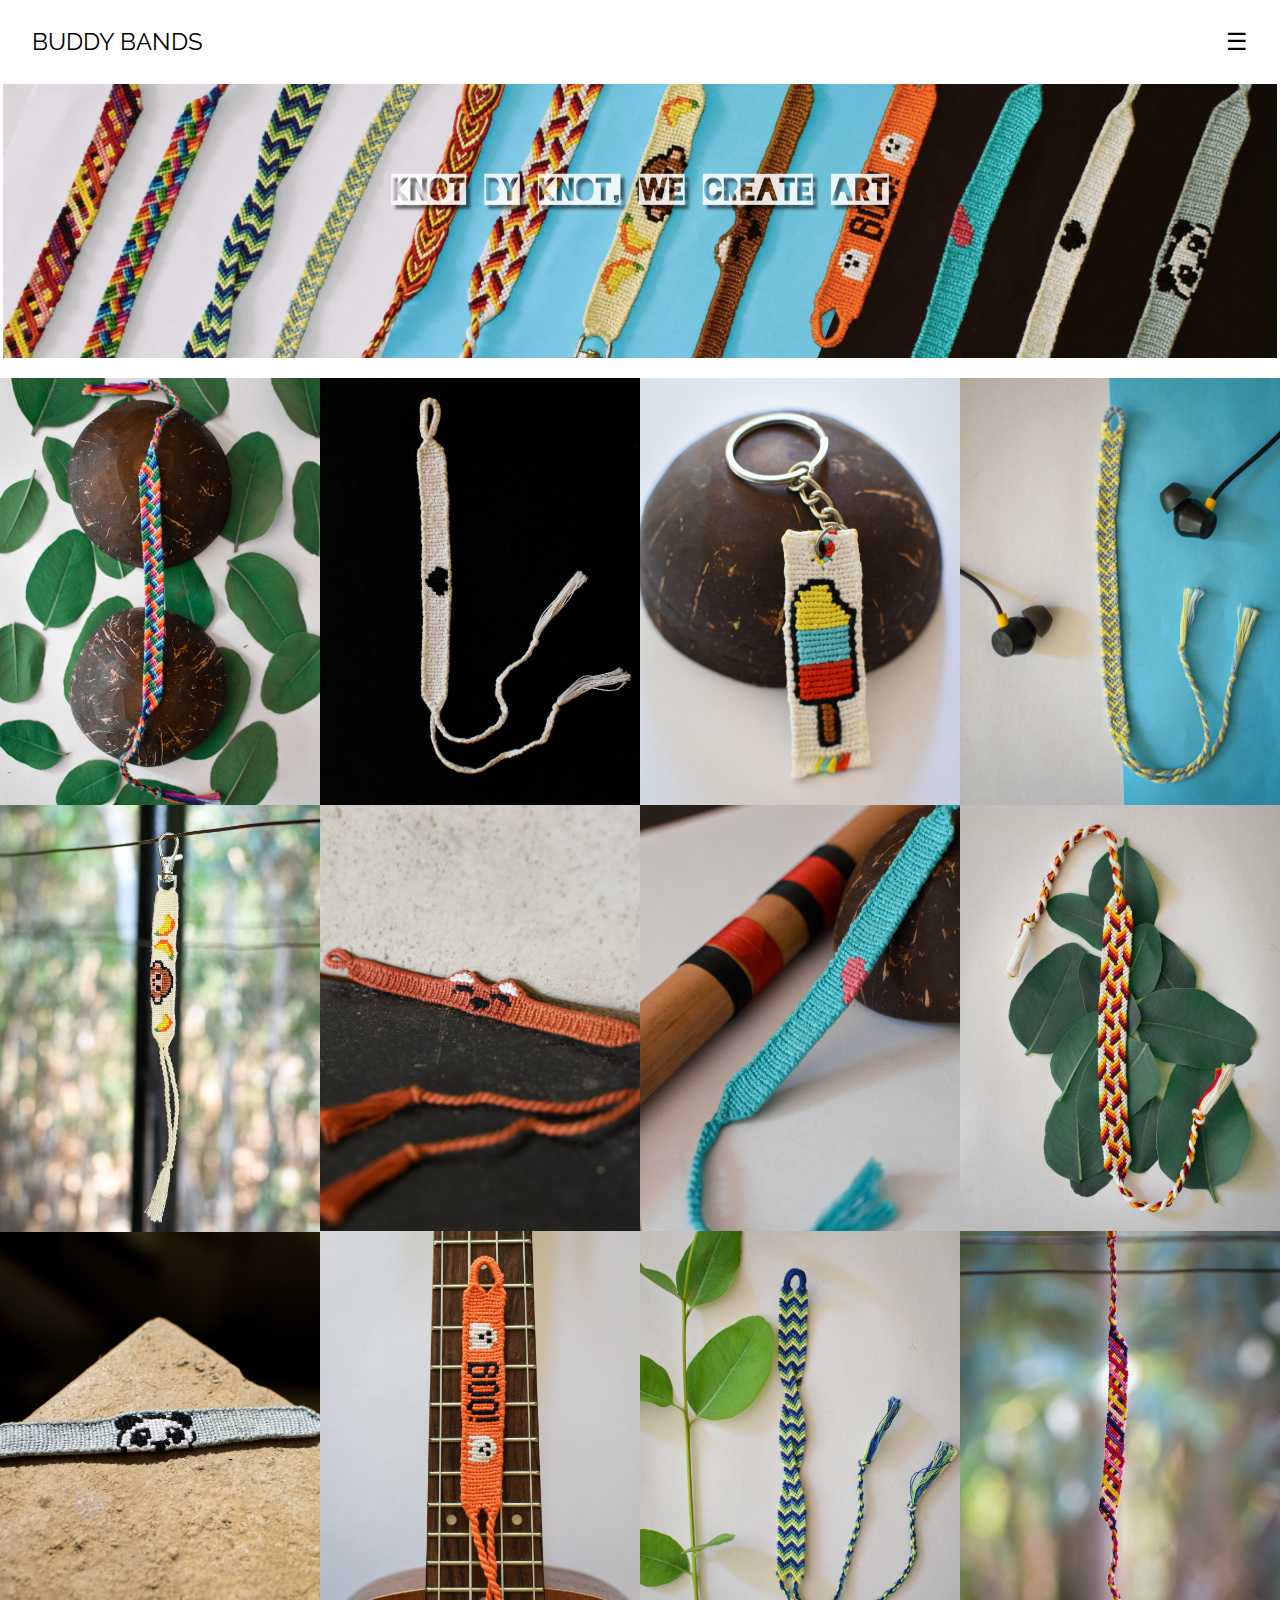
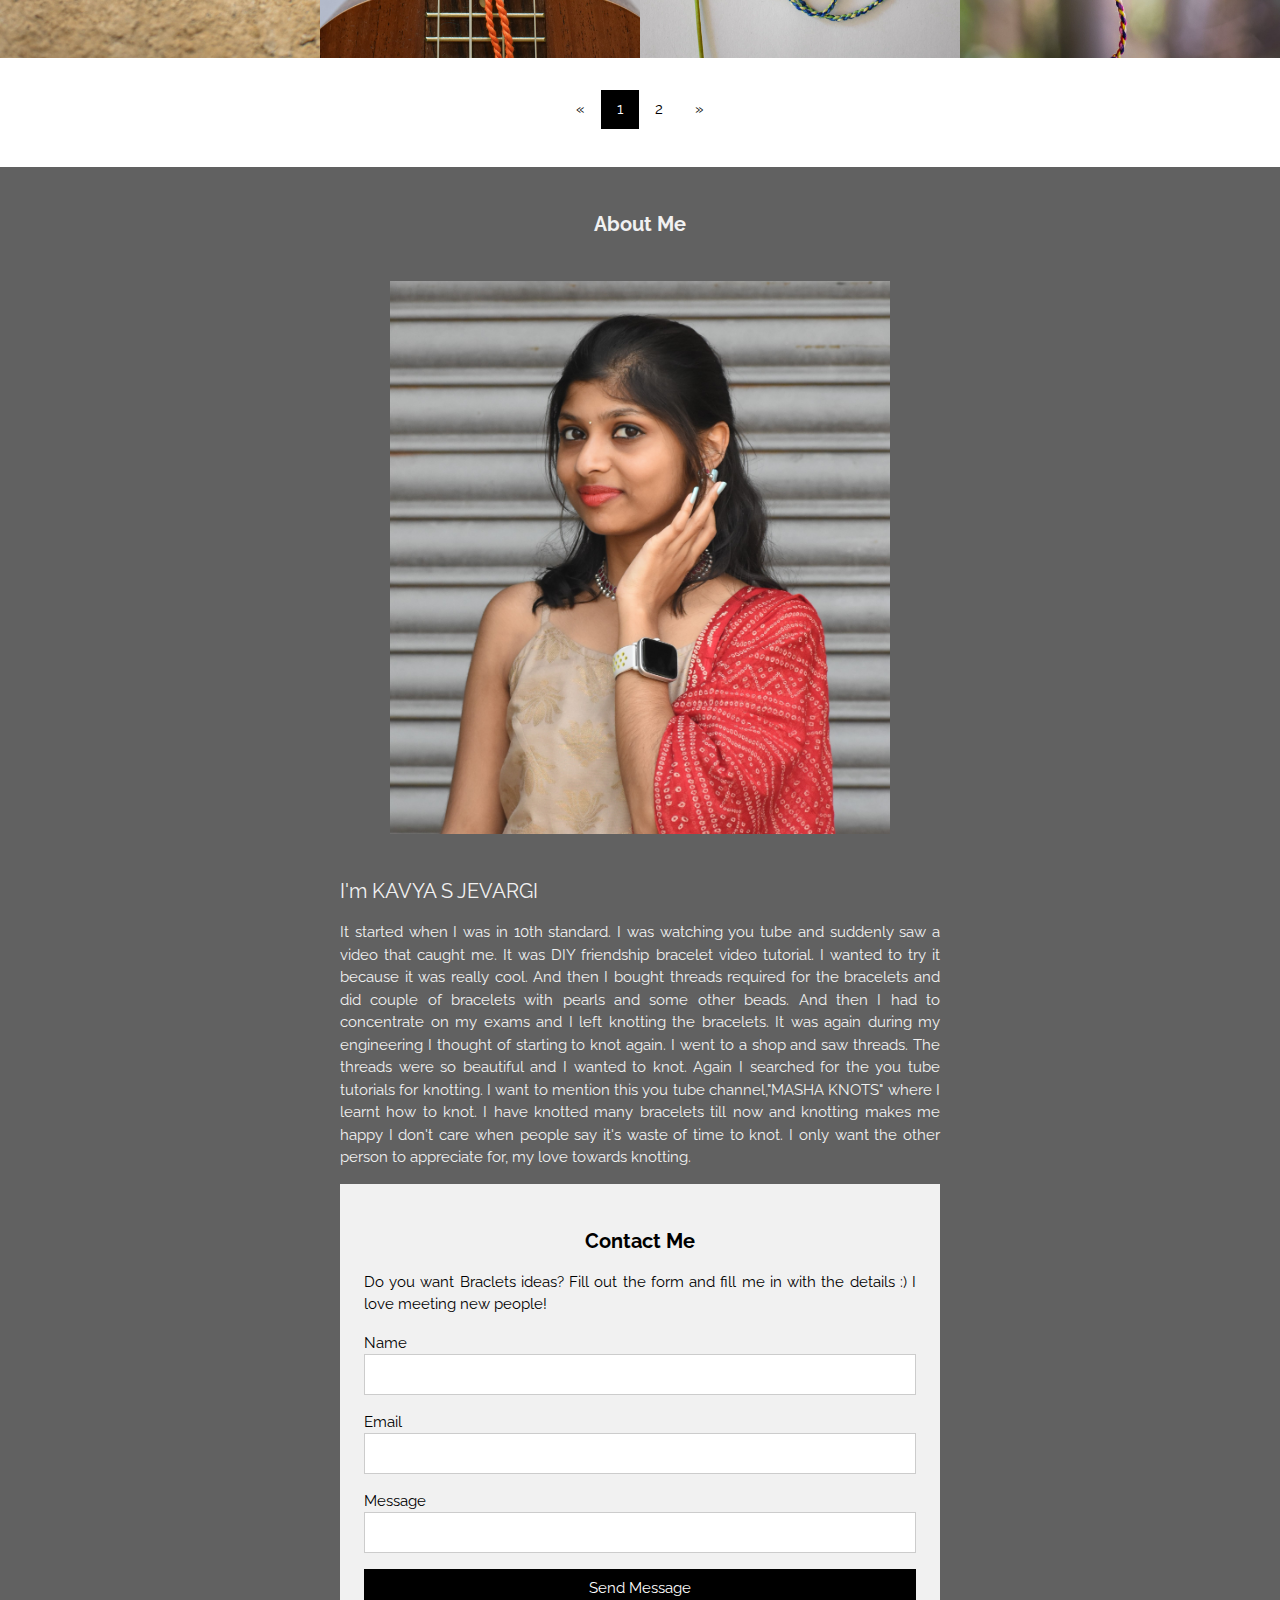
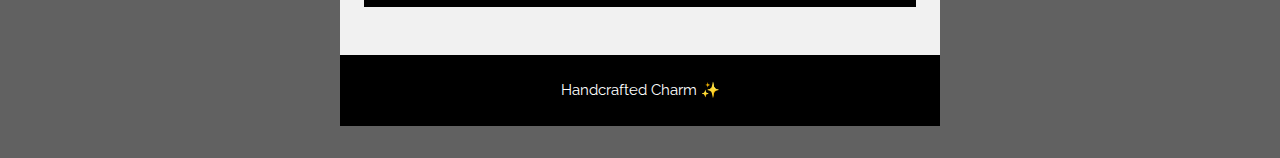
<file: index.html>
<!DOCTYPE html>
<html lang="en">
<head>
<title>Buddy Bands</title>
<meta charset="UTF-8">
<meta name="viewport" content="width=device-width, initial-scale=1">
<link rel="stylesheet" href="./index.css">
<link rel="stylesheet" href="https://fonts.googleapis.com/css?family=Raleway">
<style>
body,h1,h2,h3,h4,h5 {font-family: "Raleway", sans-serif}
.w3-quarter img{margin-bottom: 0px; cursor: pointer}
.w3-quarter img:hover{opacity: 0.6; transition: 0.3s}
.banner{
        height:275px;
        background-image:url("./Photos/bae.jpg");
        background-size: cover;
        background-repeat: no-repeat;
        margin: 0px 0px 20px 0px;
    }
</style>
</head>
<body>

<!-- Sidebar/menu -->
<nav class="w3-sidebar w3-bar-block w3-black w3-animate-right w3-top w3-text-light-grey w3-large" style="z-index:3;width:250px;font-weight:bold;display:none;right:0;" id="mySidebar">
  <a href="javascript:void()" onclick="w3_close()" class="w3-bar-item w3-button w3-center w3-padding-32">CLOSE</a> 
  <a href="#" onclick="w3_close()" class="w3-bar-item w3-button w3-center w3-padding-16">PORTFOLIO</a> 
  <a href="#about" onclick="w3_close()" class="w3-bar-item w3-button w3-center w3-padding-16">ABOUT ME</a> 
  <a href="#contact" onclick="w3_close()" class="w3-bar-item w3-button w3-center w3-padding-16">CONTACT</a>
</nav>

<!-- Top menu on small screens -->
<header class="w3-container w3-top w3-white w3-xlarge w3-padding-16">
  <span class="w3-left w3-padding">BUDDY BANDS</span>
  <a href="javascript:void(0)" class="w3-right w3-button w3-white" onclick="w3_open()">☰</a>
</header>

<!-- Overlay effect when opening sidebar on small screens -->
<div class="w3-overlay w3-animate-opacity" onclick="w3_close()" style="cursor:pointer" title="close side menu" id="myOverlay"></div>

<!-- !PAGE CONTENT! -->
<div class="w3-main w3-content" style="max-width:1600px;margin-top:83px">
  <div class="banner">
  </div>
  
  <!-- Photo grid -->
  <div class="w3-row w3-grayscale-min">
    <div class="w3-quarter">
      <img src="./Photos/1.jpg" style="width:100%" onclick="onClick(this)" alt="Diamond Candy Stripe">
      <img src="./Photos/3.jpg" style="width:100%" onclick="onClick(this)" alt="Magic Monkey">
      <img src="./Photos/7.jpg" style="width:100%" onclick="onClick(this)" alt="Panda Bracelet">
   </div>
    
   <div class="w3-quarter">
      <img src="./Photos/4.jpg" style="width:100%" onclick="onClick(this)" alt="Heart Braclet">
      <img src="./Photos/12.jpg" style="width:100%" onclick="onClick(this)" alt="The Happy Fox">
      <img src="./Photos/11.jpg" style="width:100%" onclick="onClick(this)" alt="The Haloween Theme">
    </div>
    
    <div class="w3-quarter">
      <img src="./Photos/9.jpg" style="width:100%" onclick="onClick(this)" alt="Popsicle Keychain">
      <img src="./Photos/8.jpg" style="width:100%" onclick="onClick(this)" alt="The Half Heart Bracelet">
      <img src="./Photos/5.jpg" style="width:100%" onclick="onClick(this)" alt="Twisted Chevron">
    </div>

    <div class="w3-quarter">
      <img src="./Photos/10.jpg" style="width:100%" onclick="onClick(this)" alt="The Infinite Hearts">
      <img src="./Photos/2.jpg" style="width:100%" onclick="onClick(this)" alt="Herring Bone">
      <img src="./Photos/6.jpg" style="width:100%" onclick="onClick(this)" alt="Braided Twist">
    </div>
  </div>

  <!-- Pagination -->
  <div class="w3-center w3-padding-32">
    <div class="w3-bar">
      <a href="./index.html" class="w3-bar-item w3-button w3-hover-black">«</a>
      <a href="./index.html" class="w3-bar-item w3-black w3-button">1</a>
      <a href="./page2.html" class="w3-bar-item w3-button w3-hover-black">2</a>
      <a href="./page2.html" class="w3-bar-item w3-button w3-hover-black">»</a>
    </div>
  </div>
  
  <!-- Modal for full size images on click-->
  <div id="modal01" class="w3-modal w3-black" style="padding-top:0" onclick="this.style.display='none'">
    <span class="w3-button w3-black w3-xlarge w3-display-topright">×</span>
    <div class="w3-modal-content w3-animate-zoom w3-center w3-transparent w3-padding-64">
      <img id="img01" class="w3-image">
      <p id="caption"></p>
    </div>
  </div>

  <!-- About section -->
  <div class="w3-container w3-dark-grey w3-center w3-text-light-grey w3-padding-32" id="about">
    <h4><b>About Me</b></h4>
    <img src="./Photos/DSC_0658.JPG" alt="Me" class="w3-image w3-padding-32" width="600" height="650">
    <div class="w3-content w3-justify" style="max-width:600px">
      <h4>I'm KAVYA S JEVARGI</h4>
      <p>It started when I was in 10th standard. I was watching you tube and suddenly saw a video that caught me. It was DIY friendship bracelet video tutorial. I wanted to try it because it was really cool. And then I bought threads required for the bracelets and did couple of bracelets with pearls and some other beads. And then I had to concentrate on my exams and I left knotting the bracelets. It was again during my engineering I thought of starting to knot again. I went to a shop and saw threads. The threads were so beautiful and I wanted to knot. Again I searched for the you tube tutorials for knotting. I want to mention this you tube channel,"MASHA KNOTS" where I learnt how to knot. I have knotted many bracelets till now and knotting makes me happy I don't care when people say it's waste of time to knot. I only want the other person to appreciate for, my love towards knotting.
      </p>
  <div class="w3-container w3-light-grey w3-padding-32 w3-padding-large" id="contact">
    <div class="w3-content" style="max-width:600px">
      <h4 class="w3-center"><b>Contact Me</b></h4>
      <p>Do you want Braclets ideas? Fill out the form and fill me in with the details :) I love meeting new people!</p>
      <form action="https://formsubmit.co/jevargikavya@gmail.com" method="POST" target="_blank">
        <div class="w3-section">
          <label>Name</label>
          <input class="w3-input w3-border" type="text" name="Name" required>
        </div>
        <div class="w3-section">
          <label>Email</label>
          <input class="w3-input w3-border" type="text" name="Email" required>
        </div>
        <div class="w3-section">
          <label>Message</label>
          <input class="w3-input w3-border" type="text" name="Message" required>
        </div>
        <button type="submit" class="w3-button w3-block w3-black w3-margin-bottom">Send Message</button>
      </form>
    </div>
  </div>


  
  <div class="w3-black w3-center w3-padding-24">Handcrafted Charm ✨</div>


</div>

<script>
// Script to open and close sidebar
function w3_open() {
  document.getElementById("mySidebar").style.display = "block";
  document.getElementById("myOverlay").style.display = "block";
}

function w3_close() {
  document.getElementById("mySidebar").style.display = "none";
  document.getElementById("myOverlay").style.display = "none";
}

// Modal Image Gallery
function onClick(element) {
  document.getElementById("img01").src = element.src;
  document.getElementById("modal01").style.display = "block";
  var captionText = document.getElementById("caption");
  captionText.innerHTML = element.alt;
}

</script>


</body>
</html>
</file>
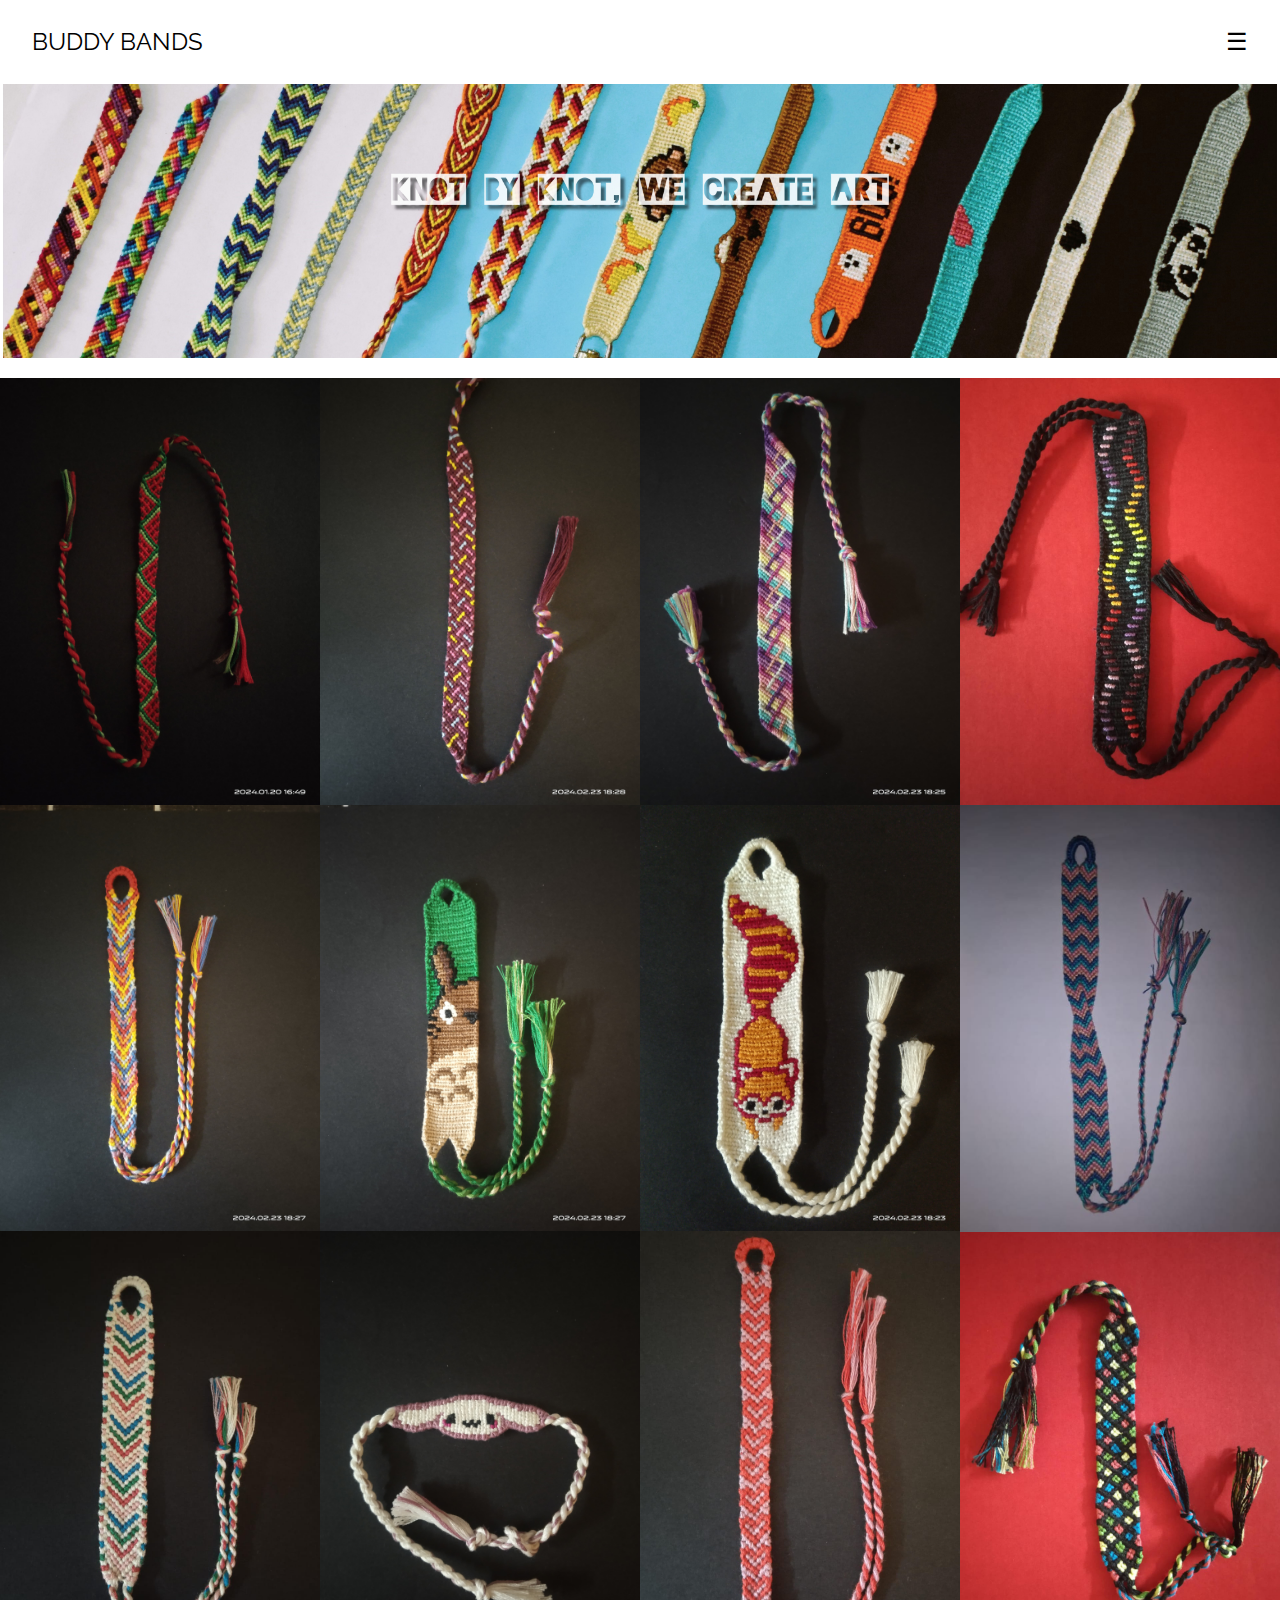
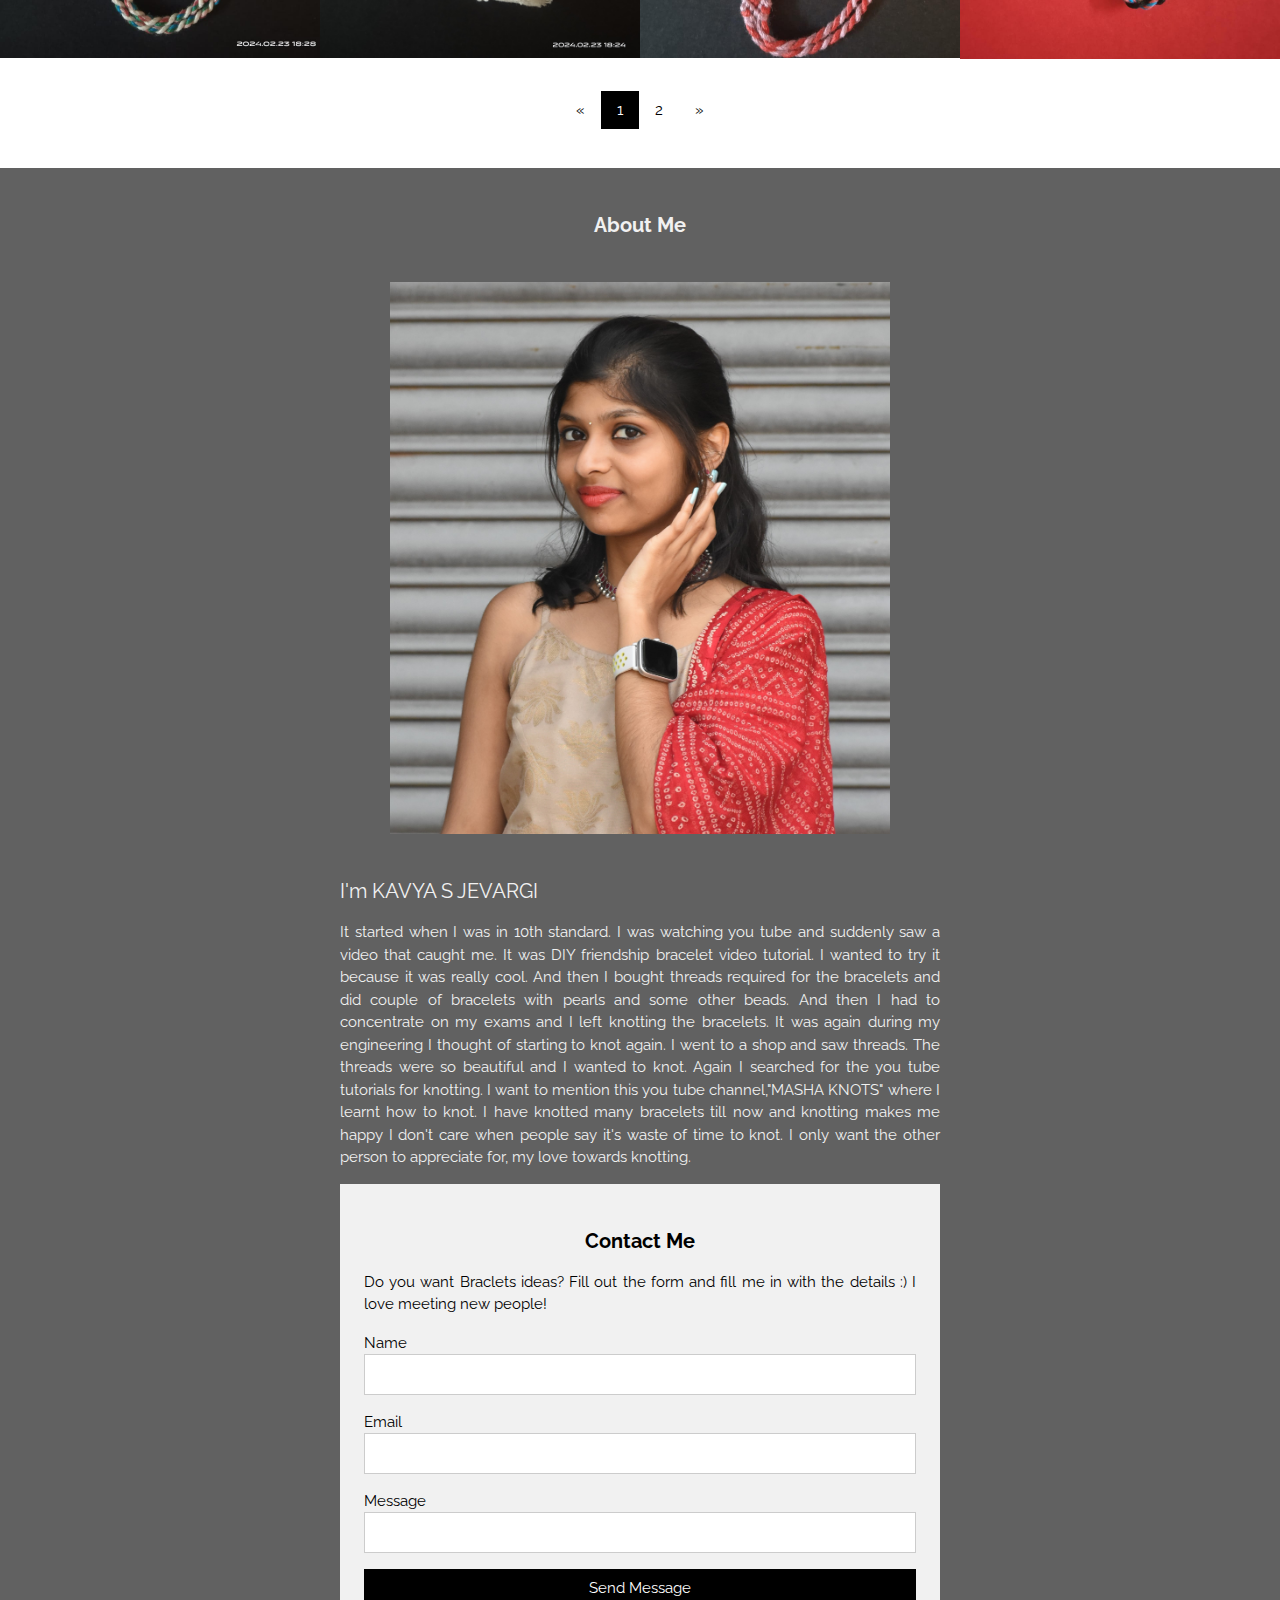
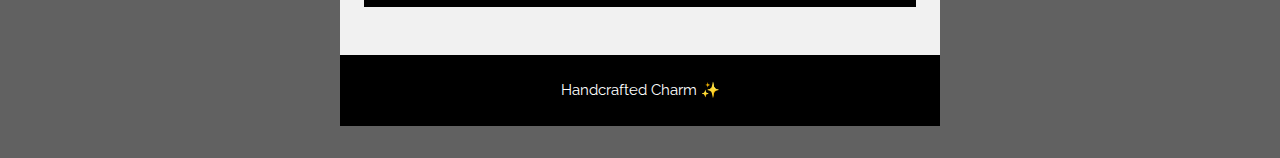
<file: page2.html>
<!DOCTYPE html>
<html lang="en">
<head>
<title>Buddy Bands</title>
<meta charset="UTF-8">
<meta name="viewport" content="width=device-width, initial-scale=1">
<link rel="stylesheet" href="./index.css">
<link rel="stylesheet" href="https://fonts.googleapis.com/css?family=Raleway">
<style>
body,h1,h2,h3,h4,h5 {font-family: "Raleway", sans-serif}
.w3-quarter img{margin-bottom: 0px; cursor: pointer}
.w3-quarter img:hover{opacity: 0.6; transition: 0.3s}
.banner{
        height:275px;
        background-image:url("./Photos/bae.jpg" );
        background-size: cover;
        background-repeat: no-repeat;
        margin: 0px 0px 20px 0px;
    }
</style>
</head>
<body>

<!-- Sidebar/menu -->
<nav class="w3-sidebar w3-bar-block w3-black w3-animate-right w3-top w3-text-light-grey w3-large" style="z-index:3;width:250px;font-weight:bold;display:none;right:0;" id="mySidebar">
  <a href="javascript:void()" onclick="w3_close()" class="w3-bar-item w3-button w3-center w3-padding-32">CLOSE</a> 
  <a href="#" onclick="w3_close()" class="w3-bar-item w3-button w3-center w3-padding-16">PORTFOLIO</a> 
  <a href="#about" onclick="w3_close()" class="w3-bar-item w3-button w3-center w3-padding-16">ABOUT ME</a> 
  <a href="#contact" onclick="w3_close()" class="w3-bar-item w3-button w3-center w3-padding-16">CONTACT</a>
</nav>

<!-- Top menu on small screens -->
<header class="w3-container w3-top w3-white w3-xlarge w3-padding-16">
  <span class="w3-left w3-padding">BUDDY BANDS</span>
  <a href="javascript:void(0)" class="w3-right w3-button w3-white" onclick="w3_open()">☰</a>
</header>

<!-- Overlay effect when opening sidebar on small screens -->
<div class="w3-overlay w3-animate-opacity" onclick="w3_close()" style="cursor:pointer" title="close side menu" id="myOverlay"></div>

<!-- !PAGE CONTENT! -->
<div class="w3-main w3-content" style="max-width:1600px;margin-top:83px">
  <div class="banner">
  </div>
  
  <!-- Photo grid -->
  <div class="w3-row w3-grayscale-min">
    <div class="w3-quarter">
      <img src="./Photos/13.jpg" style="width:100%" onclick="onClick(this)" alt="Watermelon Pattern">
      <img src="./Photos/23.jpg" style="width:100%" onclick="onClick(this)" alt="Fishbone Chevron">
      <img src="./Photos/16.jpg" style="width:100%" onclick="onClick(this)" alt="Border Polka Dot Chevron">
   </div>
    
   <div class="w3-quarter">
      <img src="./Photos/17.jpg" style="width:100%" onclick="onClick(this)" alt="Confetti Braclet">
      <img src="./Photos/18.jpg" style="width:100%" onclick="onClick(this)" alt="Totoro Braclet">
      <img src="./Photos/19.jpg" style="width:100%" onclick="onClick(this)" alt="The Cute Bunny">
    </div>
    
    <div class="w3-quarter">
      <img src="./Photos/20.jpg" style="width:100%" onclick="onClick(this)" alt="Reverse Diamond">
      <img src="./Photos/21.jpg" style="width:100%" onclick="onClick(this)" alt="Red Panda Braclet">
      <img src="./Photos/27.jpg" style="width:100%" onclick="onClick(this)" alt="Heart Braclet">
    </div>
    <div class="w3-quarter">
        <img src="./Photos/25.jpg" style="width:100%" onclick="onClick(this)" alt="Rainbow Wave Braclet">
        <img src="./Photos/28.jpg" style="width:100%" onclick="onClick(this)" alt="Twisted Chevron">
        <img src="./Photos/26.jpg" style="width:100%" onclick="onClick(this)" alt="Checkers Braclet">
      </div>
  </div>


  <!-- Pagination -->
  <div class="w3-center w3-padding-32">
    <div class="w3-bar">
      <a href="./index.html" class="w3-bar-item w3-button w3-hover-black">«</a>
      <a href="./index.html" class="w3-bar-item w3-black w3-button">1</a>
      <a href="#" class="w3-bar-item w3-button w3-hover-black">2</a>
      <a href="#" class="w3-bar-item w3-button w3-hover-black">»</a>
    </div>
  </div>
  
  <!-- Modal for full size images on click-->
  <div id="modal01" class="w3-modal w3-black" style="padding-top:0" onclick="this.style.display='none'">
    <span class="w3-button w3-black w3-xlarge w3-display-topright">×</span>
    <div class="w3-modal-content w3-animate-zoom w3-center w3-transparent w3-padding-64">
      <img id="img01" class="w3-image">
      <p id="caption"></p>
    </div>
  </div>

  <!-- About section -->
  <div class="w3-container w3-dark-grey w3-center w3-text-light-grey w3-padding-32" id="about">
    <h4><b>About Me</b></h4>
    <img src="./Photos/DSC_0658.JPG" alt="Me" class="w3-image w3-padding-32" width="600" height="650">
    <div class="w3-content w3-justify" style="max-width:600px">
      <h4>I'm KAVYA S JEVARGI</h4>
      <p>It started when I was in 10th standard. I was watching you tube and suddenly saw a video that caught me. It was DIY friendship bracelet video tutorial. I wanted to try it because it was really cool. And then I bought threads required for the bracelets and did couple of bracelets with pearls and some other beads. And then I had to concentrate on my exams and I left knotting the bracelets. It was again during my engineering I thought of starting to knot again. I went to a shop and saw threads. The threads were so beautiful and I wanted to knot. Again I searched for the you tube tutorials for knotting. I want to mention this you tube channel,"MASHA KNOTS" where I learnt how to knot. I have knotted many bracelets till now and knotting makes me happy I don't care when people say it's waste of time to knot. I only want the other person to appreciate for, my love towards knotting.
      </p>
  <div class="w3-container w3-light-grey w3-padding-32 w3-padding-large" id="contact">
    <div class="w3-content" style="max-width:600px">
      <h4 class="w3-center"><b>Contact Me</b></h4>
      <p>Do you want Braclets ideas? Fill out the form and fill me in with the details :) I love meeting new people!</p>
      <form action="https://formsubmit.co/jevargikavya@gmail.com" method="post" target="_blank">
        <div class="w3-section">
          <label>Name</label>
          <input class="w3-input w3-border" type="text" name="Name" required>
        </div>
        <div class="w3-section">
          <label>Email</label>
          <input class="w3-input w3-border" type="text" name="Email" required>
        </div>
        <div class="w3-section">
          <label>Message</label>
          <input class="w3-input w3-border" type="text" name="Message" required>
        </div>
        <button type="submit" class="w3-button w3-block w3-black w3-margin-bottom">Send Message</button>
      </form>
    </div>
  </div>


  
  <div class="w3-black w3-center w3-padding-24">Handcrafted Charm ✨</div>


</div>

<script>
// Script to open and close sidebar
function w3_open() {
  document.getElementById("mySidebar").style.display = "block";
  document.getElementById("myOverlay").style.display = "block";
}

function w3_close() {
  document.getElementById("mySidebar").style.display = "none";
  document.getElementById("myOverlay").style.display = "none";
}

// Modal Image Gallery
function onClick(element) {
  document.getElementById("img01").src = element.src;
  document.getElementById("modal01").style.display = "block";
  var captionText = document.getElementById("caption");
  captionText.innerHTML = element.alt;
}

</script>


</body>
</html>
</file>
<file: index.css>
/* W3.CSS 4.15 December 2020 by Jan Egil and Borge Refsnes */
html{box-sizing:border-box}*,*:before,*:after{box-sizing:inherit}
/* Extract from normalize.css by Nicolas Gallagher and Jonathan Neal git.io/normalize */
html{-ms-text-size-adjust:100%;-webkit-text-size-adjust:100%}body{margin:0}
article,aside,details,figcaption,figure,footer,header,main,menu,nav,section{display:block}summary{display:list-item}
audio,canvas,progress,video{display:inline-block}progress{vertical-align:baseline}
audio:not([controls]){display:none;height:0}[hidden],template{display:none}
a{background-color:transparent}a:active,a:hover{outline-width:0}
abbr[title]{border-bottom:none;text-decoration:underline;text-decoration:underline dotted}
b,strong{font-weight:bolder}dfn{font-style:italic}mark{background:#ff0;color:#000}
small{font-size:80%}sub,sup{font-size:75%;line-height:0;position:relative;vertical-align:baseline}
sub{bottom:-0.25em}sup{top:-0.5em}figure{margin:1em 40px}img{border-style:none}
code,kbd,pre,samp{font-family:monospace,monospace;font-size:1em}hr{box-sizing:content-box;height:0;overflow:visible}
button,input,select,textarea,optgroup{font:inherit;margin:0}optgroup{font-weight:bold}
button,input{overflow:visible}button,select{text-transform:none}
button,[type=button],[type=reset],[type=submit]
button::-moz-focus-inner,[type=button]::-moz-focus-inner,[type=reset]::-moz-focus-inner,[type=submit]::-moz-focus-inner{border-style:none;padding:0}
button:-moz-focusring,[type=button]:-moz-focusring,[type=reset]:-moz-focusring,[type=submit]:-moz-focusring{outline:1px dotted ButtonText}
fieldset{border:1px solid #c0c0c0;margin:0 2px;padding:.35em .625em .75em}
legend{color:inherit;display:table;max-width:100%;padding:0;white-space:normal}textarea{overflow:auto}
[type=checkbox],[type=radio]{padding:0}
[type=number]::-webkit-inner-spin-button,[type=number]::-webkit-outer-spin-button{height:auto}
[type=search]{-webkit-appearance:textfield;outline-offset:-2px}
[type=search]::-webkit-search-decoration{-webkit-appearance:none}
::-webkit-file-upload-button{-webkit-appearance:button;font:inherit}
/* End extract */
html,body{font-family:Verdana,sans-serif;font-size:15px;line-height:1.5}html{overflow-x:hidden}
h1{font-size:36px}h2{font-size:30px}h3{font-size:24px}h4{font-size:20px}h5{font-size:18px}h6{font-size:16px}
.w3-serif{font-family:serif}.w3-sans-serif{font-family:sans-serif}.w3-cursive{font-family:cursive}.w3-monospace{font-family:monospace}
h1,h2,h3,h4,h5,h6{font-family:"Segoe UI",Arial,sans-serif;font-weight:400;margin:10px 0}.w3-wide{letter-spacing:4px}
hr{border:0;border-top:1px solid #eee;margin:20px 0}
.w3-image{max-width:100%;height:auto}img{vertical-align:middle}a{color:inherit}
.w3-table,.w3-table-all{border-collapse:collapse;border-spacing:0;width:100%;display:table}.w3-table-all{border:1px solid #ccc}
.w3-bordered tr,.w3-table-all tr{border-bottom:1px solid #ddd}.w3-striped tbody tr:nth-child(even){background-color:#f1f1f1}
.w3-table-all tr:nth-child(odd){background-color:#fff}.w3-table-all tr:nth-child(even){background-color:#f1f1f1}
.w3-hoverable tbody tr:hover,.w3-ul.w3-hoverable li:hover{background-color:#ccc}.w3-centered tr th,.w3-centered tr td{text-align:center}
.w3-table td,.w3-table th,.w3-table-all td,.w3-table-all th{padding:8px 8px;display:table-cell;text-align:left;vertical-align:top}
.w3-table th:first-child,.w3-table td:first-child,.w3-table-all th:first-child,.w3-table-all td:first-child{padding-left:16px}
.w3-btn,.w3-button{border:none;display:inline-block;padding:8px 16px;vertical-align:middle;overflow:hidden;text-decoration:none;color:inherit;background-color:inherit;text-align:center;cursor:pointer;white-space:nowrap}
.w3-btn:hover{box-shadow:0 8px 16px 0 rgba(0,0,0,0.2),0 6px 20px 0 rgba(0,0,0,0.19)}
.w3-btn,.w3-button{-webkit-touch-callout:none;-webkit-user-select:none;-khtml-user-select:none;-moz-user-select:none;-ms-user-select:none;user-select:none}   
.w3-disabled,.w3-btn:disabled,.w3-button:disabled{cursor:not-allowed;opacity:0.3}.w3-disabled *,:disabled *{pointer-events:none}
.w3-btn.w3-disabled:hover,.w3-btn:disabled:hover{box-shadow:none}
.w3-badge,.w3-tag{background-color:#000;color:#fff;display:inline-block;padding-left:8px;padding-right:8px;text-align:center}.w3-badge{border-radius:50%}
.w3-ul{list-style-type:none;padding:0;margin:0}.w3-ul li{padding:8px 16px;border-bottom:1px solid #ddd}.w3-ul li:last-child{border-bottom:none}
.w3-tooltip,.w3-display-container{position:relative}.w3-tooltip .w3-text{display:none}.w3-tooltip:hover .w3-text{display:inline-block}
.w3-ripple:active{opacity:0.5}.w3-ripple{transition:opacity 0s}
.w3-input{padding:8px;display:block;border:none;border-bottom:1px solid #ccc;width:100%}
.w3-select{padding:9px 0;width:100%;border:none;border-bottom:1px solid #ccc}
.w3-dropdown-click,.w3-dropdown-hover{position:relative;display:inline-block;cursor:pointer}
.w3-dropdown-hover:hover .w3-dropdown-content{display:block}
.w3-dropdown-hover:first-child,.w3-dropdown-click:hover{background-color:#ccc;color:#000}
.w3-dropdown-hover:hover > .w3-button:first-child,.w3-dropdown-click:hover > .w3-button:first-child{background-color:#ccc;color:#000}
.w3-dropdown-content{cursor:auto;color:#000;background-color:#fff;display:none;position:absolute;min-width:160px;margin:0;padding:0;z-index:1}
.w3-check,.w3-radio{width:24px;height:24px;position:relative;top:6px}
.w3-sidebar{height:100%;width:200px;background-color:#fff;position:fixed!important;z-index:1;overflow:auto}
.w3-bar-block .w3-dropdown-hover,.w3-bar-block .w3-dropdown-click{width:100%}
.w3-bar-block .w3-dropdown-hover .w3-dropdown-content,.w3-bar-block .w3-dropdown-click .w3-dropdown-content{min-width:100%}
.w3-bar-block .w3-dropdown-hover .w3-button,.w3-bar-block .w3-dropdown-click .w3-button{width:100%;text-align:left;padding:8px 16px}
.w3-main,#main{transition:margin-left .4s}
.w3-modal{z-index:3;display:none;padding-top:100px;position:fixed;left:0;top:0;width:100%;height:100%;overflow:auto;background-color:rgb(0,0,0);background-color:rgba(0,0,0,0.4)}
.w3-modal-content{margin:auto;background-color:#fff;position:relative;padding:0;outline:0;width:600px}
.w3-bar{width:100%;overflow:hidden}.w3-center .w3-bar{display:inline-block;width:auto} 
.w3-bar .w3-bar-item{padding:8px 16px;float:left;width:auto;border:none;display:block;outline:0}
.w3-bar .w3-dropdown-hover,.w3-bar .w3-dropdown-click{position:static;float:left}
.w3-bar .w3-button{white-space:normal}
.w3-bar a.active {
    background-color: black;
}
.w3-bar-block .w3-bar-item{width:100%;display:block;padding:8px 16px;text-align:left;border:none;white-space:normal;float:none;outline:0}
.w3-bar-block.w3-center .w3-bar-item{text-align:center}.w3-block{display:block;width:100%}
.w3-responsive{display:block;overflow-x:auto}
.w3-container:after,.w3-container:before,.w3-panel:after,.w3-panel:before,.w3-row:after,.w3-row:before,.w3-row-padding:after,.w3-row-padding:before,
.w3-cell-row:before,.w3-cell-row:after,.w3-clear:after,.w3-clear:before,.w3-bar:before,.w3-bar:after{content:"";display:table;clear:both}
.w3-col,.w3-half,.w3-third,.w3-twothird,.w3-threequarter,.w3-quarter{float:left;width:100%}
.w3-col.s1{width:8.33333%}.w3-col.s2{width:16.66666%}.w3-col.s3{width:24.99999%}.w3-col.s4{width:33.33333%}
.w3-col.s5{width:41.66666%}.w3-col.s6{width:49.99999%}.w3-col.s7{width:58.33333%}.w3-col.s8{width:66.66666%}
.w3-col.s9{width:74.99999%}.w3-col.s10{width:83.33333%}.w3-col.s11{width:91.66666%}.w3-col.s12{width:99.99999%}
@media (min-width:601px){.w3-col.m1{width:8.33333%}.w3-col.m2{width:16.66666%}.w3-col.m3,.w3-quarter{width:24.99999%}.w3-col.m4,.w3-third{width:33.33333%}
.w3-col.m5{width:41.66666%}.w3-col.m6,.w3-half{width:49.99999%}.w3-col.m7{width:58.33333%}.w3-col.m8,.w3-twothird{width:66.66666%}
.w3-col.m9,.w3-threequarter{width:74.99999%}.w3-col.m10{width:83.33333%}.w3-col.m11{width:91.66666%}.w3-col.m12{width:99.99999%} .w3-image{max-width:40%}}
@media (min-width:993px){.w3-col.l1{width:8.33333%}.w3-col.l2{width:16.66666%}.w3-col.l3{width:24.99999%}.w3-col.l4{width:33.33333%}
.w3-col.l5{width:41.66666%}.w3-col.l6{width:49.99999%}.w3-col.l7{width:58.33333%}.w3-col.l8{width:66.66666%}
.w3-col.l9{width:74.99999%}.w3-col.l10{width:83.33333%}.w3-col.l11{width:91.66666%}.w3-col.l12{width:99.99999%}}
.w3-rest{overflow:hidden}.w3-stretch{margin-left:-16px;margin-right:-16px}
.w3-content,.w3-auto{margin-left:auto;margin-right:auto}.w3-content{max-width:980px}.w3-auto{max-width:1140px}
.w3-cell-row{display:table;width:100%}.w3-cell{display:table-cell}
.w3-cell-top{vertical-align:top}.w3-cell-middle{vertical-align:middle}.w3-cell-bottom{vertical-align:bottom}
.w3-hide{display:none!important}.w3-show-block,.w3-show{display:block!important}.w3-show-inline-block{display:inline-block!important}
@media (max-width:1205px){.w3-auto{max-width:95%}}
@media (max-width:600px){.w3-modal-content{margin:0 10px;width:auto!important}.w3-modal{padding-top:30px}.banner{max-height: 82px;}
.w3-dropdown-hover.w3-mobile .w3-dropdown-content,.w3-dropdown-click.w3-mobile .w3-dropdown-content{position:relative}
.w3-hide-small{display:none!important}.w3-mobile{display:block;width:100%!important}.w3-bar-item.w3-mobile,.w3-dropdown-hover.w3-mobile,.w3-dropdown-click.w3-mobile{text-align:center}
down-click.w3-mobile,.w3-dropdown-click.w3-mobile .w3-btn,.w3-dropdown-.w3-dropdown-hover.w3-mobile,.w3-dropdown-hover.w3-mobile .w3-btn,.w3-dropdown-hover.w3-mobile .w3-button,.w3-dropclick.w3-mobile .w3-button{width:100%}}
@media (max-width:768px){.w3-modal-content{width:500px}.w3-modal{padding-top:50px}}
@media (min-width:993px){.w3-modal-content{width:900px}.w3-hide-large{display:none!important}.w3-sidebar.w3-collapse{display:block!important}}
@media (max-width:992px) and (min-width:601px){.w3-hide-medium{display:none!important}}
@media (max-width:992px){.w3-sidebar.w3-collapse{display:none}.w3-main{margin-left:0!important;margin-right:0!important}.w3-auto{max-width:100%}}
.w3-top,.w3-bottom{position:fixed;width:100%;z-index:1}.w3-top{top:0}.w3-bottom{bottom:0}
.w3-overlay{position:fixed;display:none;width:100%;height:100%;top:0;left:0;right:0;bottom:0;background-color:rgba(0,0,0,0.5);z-index:2}
.w3-display-topleft{position:absolute;left:0;top:0}.w3-display-topright{position:absolute;right:0;top:0}
.w3-display-bottomleft{position:absolute;left:0;bottom:0}.w3-display-bottomright{position:absolute;right:0;bottom:0}
.w3-display-middle{position:absolute;top:50%;left:50%;transform:translate(-50%,-50%);-ms-transform:translate(-50%,-50%)}
.w3-display-left{position:absolute;top:50%;left:0%;transform:translate(0%,-50%);-ms-transform:translate(-0%,-50%)}
.w3-display-right{position:absolute;top:50%;right:0%;transform:translate(0%,-50%);-ms-transform:translate(0%,-50%)}
.w3-display-topmiddle{position:absolute;left:50%;top:0;transform:translate(-50%,0%);-ms-transform:translate(-50%,0%)}
.w3-display-bottommiddle{position:absolute;left:50%;bottom:0;transform:translate(-50%,0%);-ms-transform:translate(-50%,0%)}
.w3-display-container:hover .w3-display-hover{display:block}.w3-display-container:hover span.w3-display-hover{display:inline-block}.w3-display-hover{display:none}
.w3-display-position{position:absolute}
.w3-circle{border-radius:50%}
.w3-round-small{border-radius:2px}.w3-round,.w3-round-medium{border-radius:4px}.w3-round-large{border-radius:8px}.w3-round-xlarge{border-radius:16px}.w3-round-xxlarge{border-radius:32px}
.w3-row-padding,.w3-row-padding>.w3-half,.w3-row-padding>.w3-third,.w3-row-padding>.w3-twothird,.w3-row-padding>.w3-threequarter,.w3-row-padding>.w3-quarter,.w3-row-padding>.w3-col{padding:0 8px}
.w3-container,.w3-panel{padding:0.01em 16px}.w3-panel{margin-top:16px;margin-bottom:16px}
.w3-code,.w3-codespan{font-family:Consolas,"courier new";font-size:16px}
.w3-code{width:auto;background-color:#fff;padding:8px 12px;border-left:4px solid #4CAF50;word-wrap:break-word}
.w3-codespan{color:crimson;background-color:#f1f1f1;padding-left:4px;padding-right:4px;font-size:110%}
.w3-card,.w3-card-2{box-shadow:0 2px 5px 0 rgba(0,0,0,0.16),0 2px 10px 0 rgba(0,0,0,0.12)}
.w3-card-4,.w3-hover-shadow:hover{box-shadow:0 4px 10px 0 rgba(0,0,0,0.2),0 4px 20px 0 rgba(0,0,0,0.19)}
.w3-spin{animation:w3-spin 2s infinite linear}@keyframes w3-spin{0%{transform:rotate(0deg)}100%{transform:rotate(359deg)}}
.w3-animate-fading{animation:fading 10s infinite}@keyframes fading{0%{opacity:0}50%{opacity:1}100%{opacity:0}}
.w3-animate-opacity{animation:opac 0.8s}@keyframes opac{from{opacity:0} to{opacity:1}}
.w3-animate-top{position:relative;animation:animatetop 0.4s}@keyframes animatetop{from{top:-300px;opacity:0} to{top:0;opacity:1}}
.w3-animate-left{position:relative;animation:animateleft 0.4s}@keyframes animateleft{from{left:-300px;opacity:0} to{left:0;opacity:1}}
.w3-animate-right{position:relative;animation:animateright 0.4s}@keyframes animateright{from{right:-300px;opacity:0} to{right:0;opacity:1}}
.w3-animate-bottom{position:relative;animation:animatebottom 0.4s}@keyframes animatebottom{from{bottom:-300px;opacity:0} to{bottom:0;opacity:1}}
.w3-animate-zoom {animation:animatezoom 0.6s}@keyframes animatezoom{from{transform:scale(0)} to{transform:scale(1)}}
.w3-animate-input{transition:width 0.4s ease-in-out}.w3-animate-input:focus{width:100%!important}
.w3-opacity,.w3-hover-opacity:hover{opacity:0.60}.w3-opacity-off,.w3-hover-opacity-off:hover{opacity:1}
.w3-opacity-max{opacity:0.25}.w3-opacity-min{opacity:0.75}
.w3-tiny{font-size:10px!important}.w3-small{font-size:12px!important}.w3-medium{font-size:15px!important}.w3-large{font-size:18px!important}
.w3-xlarge{font-size:24px!important}.w3-xxlarge{font-size:36px!important}.w3-xxxlarge{font-size:48px!important}.w3-jumbo{font-size:64px!important}
.w3-left-align{text-align:left!important}.w3-right-align{text-align:right!important}.w3-justify{text-align:justify!important}.w3-center{text-align:center!important}
.w3-border-0{border:0!important}.w3-border{border:1px solid #ccc!important}
.w3-border-top{border-top:1px solid #ccc!important}.w3-border-bottom{border-bottom:1px solid #ccc!important}
.w3-border-left{border-left:1px solid #ccc!important}.w3-border-right{border-right:1px solid #ccc!important}
.w3-topbar{border-top:6px solid #ccc!important}.w3-bottombar{border-bottom:6px solid #ccc!important}
.w3-leftbar{border-left:6px solid #ccc!important}.w3-rightbar{border-right:6px solid #ccc!important}
.w3-section,.w3-code{margin-top:16px!important;margin-bottom:16px!important}
.w3-margin{margin:16px!important}.w3-margin-top{margin-top:16px!important}.w3-margin-bottom{margin-bottom:16px!important}
.w3-margin-left{margin-left:16px!important}.w3-margin-right{margin-right:16px!important}
.w3-padding-small{padding:4px 8px!important}.w3-padding{padding:8px 16px!important}.w3-padding-large{padding:12px 24px!important}
.w3-padding-16{padding-top:16px!important;padding-bottom:16px!important}.w3-padding-24{padding-top:24px!important;padding-bottom:24px!important}
.w3-padding-32{padding-top:32px!important;padding-bottom:32px!important}.w3-padding-48{padding-top:48px!important;padding-bottom:48px!important}
.w3-padding-64{padding-top:64px!important;padding-bottom:64px!important}
.w3-padding-top-64{padding-top:64px!important}.w3-padding-top-48{padding-top:48px!important}
.w3-padding-top-32{padding-top:32px!important}.w3-padding-top-24{padding-top:24px!important}
.w3-left{float:left!important}.w3-right{float:right!important}
.w3-button:hover{color:#000!important;background-color:#ccc!important}
.w3-transparent,.w3-hover-none:hover{background-color:transparent!important}
.w3-hover-none:hover{box-shadow:none!important}
/* Colors */
.w3-amber,.w3-hover-amber:hover{color:#000!important;background-color:#ffc107!important}
.w3-aqua,.w3-hover-aqua:hover{color:#000!important;background-color:#00ffff!important}
.w3-blue,.w3-hover-blue:hover{color:#fff!important;background-color:#2196F3!important}
.w3-light-blue,.w3-hover-light-blue:hover{color:#000!important;background-color:#87CEEB!important}
.w3-brown,.w3-hover-brown:hover{color:#fff!important;background-color:#795548!important}
.w3-cyan,.w3-hover-cyan:hover{color:#000!important;background-color:#00bcd4!important}
.w3-blue-grey,.w3-hover-blue-grey:hover,.w3-blue-gray,.w3-hover-blue-gray:hover{color:#fff!important;background-color:#607d8b!important}
.w3-green,.w3-hover-green:hover{color:#fff!important;background-color:#4CAF50!important}
.w3-light-green,.w3-hover-light-green:hover{color:#000!important;background-color:#8bc34a!important}
.w3-indigo,.w3-hover-indigo:hover{color:#fff!important;background-color:#3f51b5!important}
.w3-khaki,.w3-hover-khaki:hover{color:#000!important;background-color:#f0e68c!important}
.w3-lime,.w3-hover-lime:hover{color:#000!important;background-color:#cddc39!important}
.w3-orange,.w3-hover-orange:hover{color:#000!important;background-color:#ff9800!important}
.w3-deep-orange,.w3-hover-deep-orange:hover{color:#fff!important;background-color:#ff5722!important}
.w3-pink,.w3-hover-pink:hover{color:#fff!important;background-color:#e91e63!important}
.w3-purple,.w3-hover-purple:hover{color:#fff!important;background-color:#9c27b0!important}
.w3-deep-purple,.w3-hover-deep-purple:hover{color:#fff!important;background-color:#673ab7!important}
.w3-red,.w3-hover-red:hover{color:#fff!important;background-color:#f44336!important}
.w3-sand,.w3-hover-sand:hover{color:#000!important;background-color:#fdf5e6!important}
.w3-teal,.w3-hover-teal:hover{color:#fff!important;background-color:#009688!important}
.w3-yellow,.w3-hover-yellow:hover{color:#000!important;background-color:#ffeb3b!important}
.w3-white,.w3-hover-white:hover{color:#000!important;background-color:#fff!important}
.w3-black,.w3-hover-black:hover{color:#fff!important;background-color:#000!important}
.w3-grey,.w3-hover-grey:hover,.w3-gray,.w3-hover-gray:hover{color:#000!important;background-color:#9e9e9e!important}
.w3-light-grey,.w3-hover-light-grey:hover,.w3-light-gray,.w3-hover-light-gray:hover{color:#000!important;background-color:#f1f1f1!important}
.w3-dark-grey,.w3-hover-dark-grey:hover,.w3-dark-gray,.w3-hover-dark-gray:hover{color:#fff!important;background-color:#616161!important}
.w3-pale-red,.w3-hover-pale-red:hover{color:#000!important;background-color:#ffdddd!important}
.w3-pale-green,.w3-hover-pale-green:hover{color:#000!important;background-color:#ddffdd!important}
.w3-pale-yellow,.w3-hover-pale-yellow:hover{color:#000!important;background-color:#ffffcc!important}
.w3-pale-blue,.w3-hover-pale-blue:hover{color:#000!important;background-color:#ddffff!important}
.w3-text-amber,.w3-hover-text-amber:hover{color:#ffc107!important}
.w3-text-aqua,.w3-hover-text-aqua:hover{color:#00ffff!important}
.w3-text-blue,.w3-hover-text-blue:hover{color:#2196F3!important}
.w3-text-light-blue,.w3-hover-text-light-blue:hover{color:#87CEEB!important}
.w3-text-brown,.w3-hover-text-brown:hover{color:#795548!important}
.w3-text-cyan,.w3-hover-text-cyan:hover{color:#00bcd4!important}
.w3-text-blue-grey,.w3-hover-text-blue-grey:hover,.w3-text-blue-gray,.w3-hover-text-blue-gray:hover{color:#607d8b!important}
.w3-text-green,.w3-hover-text-green:hover{color:#4CAF50!important}
.w3-text-light-green,.w3-hover-text-light-green:hover{color:#8bc34a!important}
.w3-text-indigo,.w3-hover-text-indigo:hover{color:#3f51b5!important}
.w3-text-khaki,.w3-hover-text-khaki:hover{color:#b4aa50!important}
.w3-text-lime,.w3-hover-text-lime:hover{color:#cddc39!important}
.w3-text-orange,.w3-hover-text-orange:hover{color:#ff9800!important}
.w3-text-deep-orange,.w3-hover-text-deep-orange:hover{color:#ff5722!important}
.w3-text-pink,.w3-hover-text-pink:hover{color:#e91e63!important}
.w3-text-purple,.w3-hover-text-purple:hover{color:#9c27b0!important}
.w3-text-deep-purple,.w3-hover-text-deep-purple:hover{color:#673ab7!important}
.w3-text-red,.w3-hover-text-red:hover{color:#f44336!important}
.w3-text-sand,.w3-hover-text-sand:hover{color:#fdf5e6!important}
.w3-text-teal,.w3-hover-text-teal:hover{color:#009688!important}
.w3-text-yellow,.w3-hover-text-yellow:hover{color:#d2be0e!important}
.w3-text-white,.w3-hover-text-white:hover{color:#fff!important}
.w3-text-black,.w3-hover-text-black:hover{color:#000!important}
.w3-text-grey,.w3-hover-text-grey:hover,.w3-text-gray,.w3-hover-text-gray:hover{color:#757575!important}
.w3-text-light-grey,.w3-hover-text-light-grey:hover,.w3-text-light-gray,.w3-hover-text-light-gray:hover{color:#f1f1f1!important}
.w3-text-dark-grey,.w3-hover-text-dark-grey:hover,.w3-text-dark-gray,.w3-hover-text-dark-gray:hover{color:#3a3a3a!important}
.w3-border-amber,.w3-hover-border-amber:hover{border-color:#ffc107!important}
.w3-border-aqua,.w3-hover-border-aqua:hover{border-color:#00ffff!important}
.w3-border-blue,.w3-hover-border-blue:hover{border-color:#2196F3!important}
.w3-border-light-blue,.w3-hover-border-light-blue:hover{border-color:#87CEEB!important}
.w3-border-brown,.w3-hover-border-brown:hover{border-color:#795548!important}
.w3-border-cyan,.w3-hover-border-cyan:hover{border-color:#00bcd4!important}
.w3-border-blue-grey,.w3-hover-border-blue-grey:hover,.w3-border-blue-gray,.w3-hover-border-blue-gray:hover{border-color:#607d8b!important}
.w3-border-green,.w3-hover-border-green:hover{border-color:#4CAF50!important}
.w3-border-light-green,.w3-hover-border-light-green:hover{border-color:#8bc34a!important}
.w3-border-indigo,.w3-hover-border-indigo:hover{border-color:#3f51b5!important}
.w3-border-khaki,.w3-hover-border-khaki:hover{border-color:#f0e68c!important}
.w3-border-lime,.w3-hover-border-lime:hover{border-color:#cddc39!important}
.w3-border-orange,.w3-hover-border-orange:hover{border-color:#ff9800!important}
.w3-border-deep-orange,.w3-hover-border-deep-orange:hover{border-color:#ff5722!important}
.w3-border-pink,.w3-hover-border-pink:hover{border-color:#e91e63!important}
.w3-border-purple,.w3-hover-border-purple:hover{border-color:#9c27b0!important}
.w3-border-deep-purple,.w3-hover-border-deep-purple:hover{border-color:#673ab7!important}
.w3-border-red,.w3-hover-border-red:hover{border-color:#f44336!important}
.w3-border-sand,.w3-hover-border-sand:hover{border-color:#fdf5e6!important}
.w3-border-teal,.w3-hover-border-teal:hover{border-color:#009688!important}
.w3-border-yellow,.w3-hover-border-yellow:hover{border-color:#ffeb3b!important}
.w3-border-white,.w3-hover-border-white:hover{border-color:#fff!important}
.w3-border-black,.w3-hover-border-black:hover{border-color:#000!important}
.w3-border-grey,.w3-hover-border-grey:hover,.w3-border-gray,.w3-hover-border-gray:hover{border-color:#9e9e9e!important}
.w3-border-light-grey,.w3-hover-border-light-grey:hover,.w3-border-light-gray,.w3-hover-border-light-gray:hover{border-color:#f1f1f1!important}
.w3-border-dark-grey,.w3-hover-border-dark-grey:hover,.w3-border-dark-gray,.w3-hover-border-dark-gray:hover{border-color:#616161!important}
.w3-border-pale-red,.w3-hover-border-pale-red:hover{border-color:#ffe7e7!important}.w3-border-pale-green,.w3-hover-border-pale-green:hover{border-color:#e7ffe7!important}
.w3-border-pale-yellow,.w3-hover-border-pale-yellow:hover{border-color:#ffffcc!important}.w3-border-pale-blue,.w3-hover-border-pale-blue:hover{border-color:#e7ffff!important}
</file>
